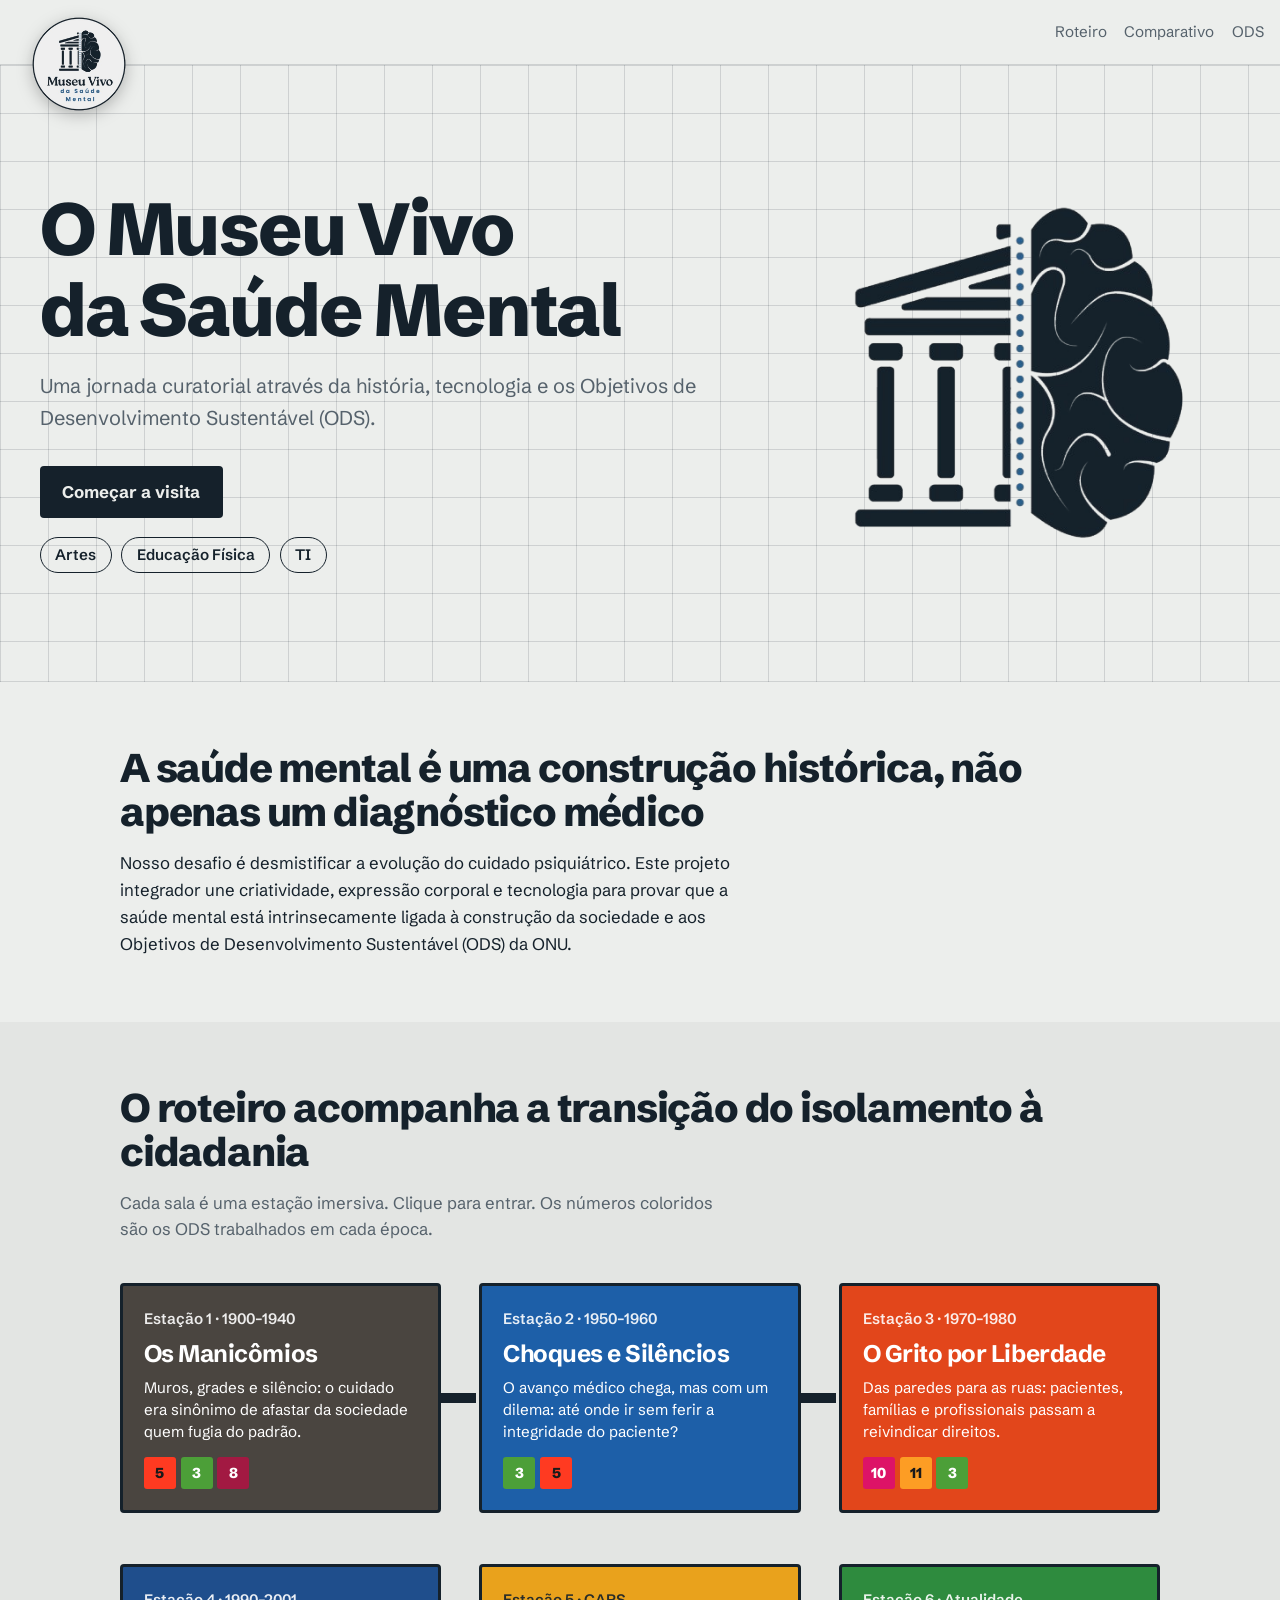
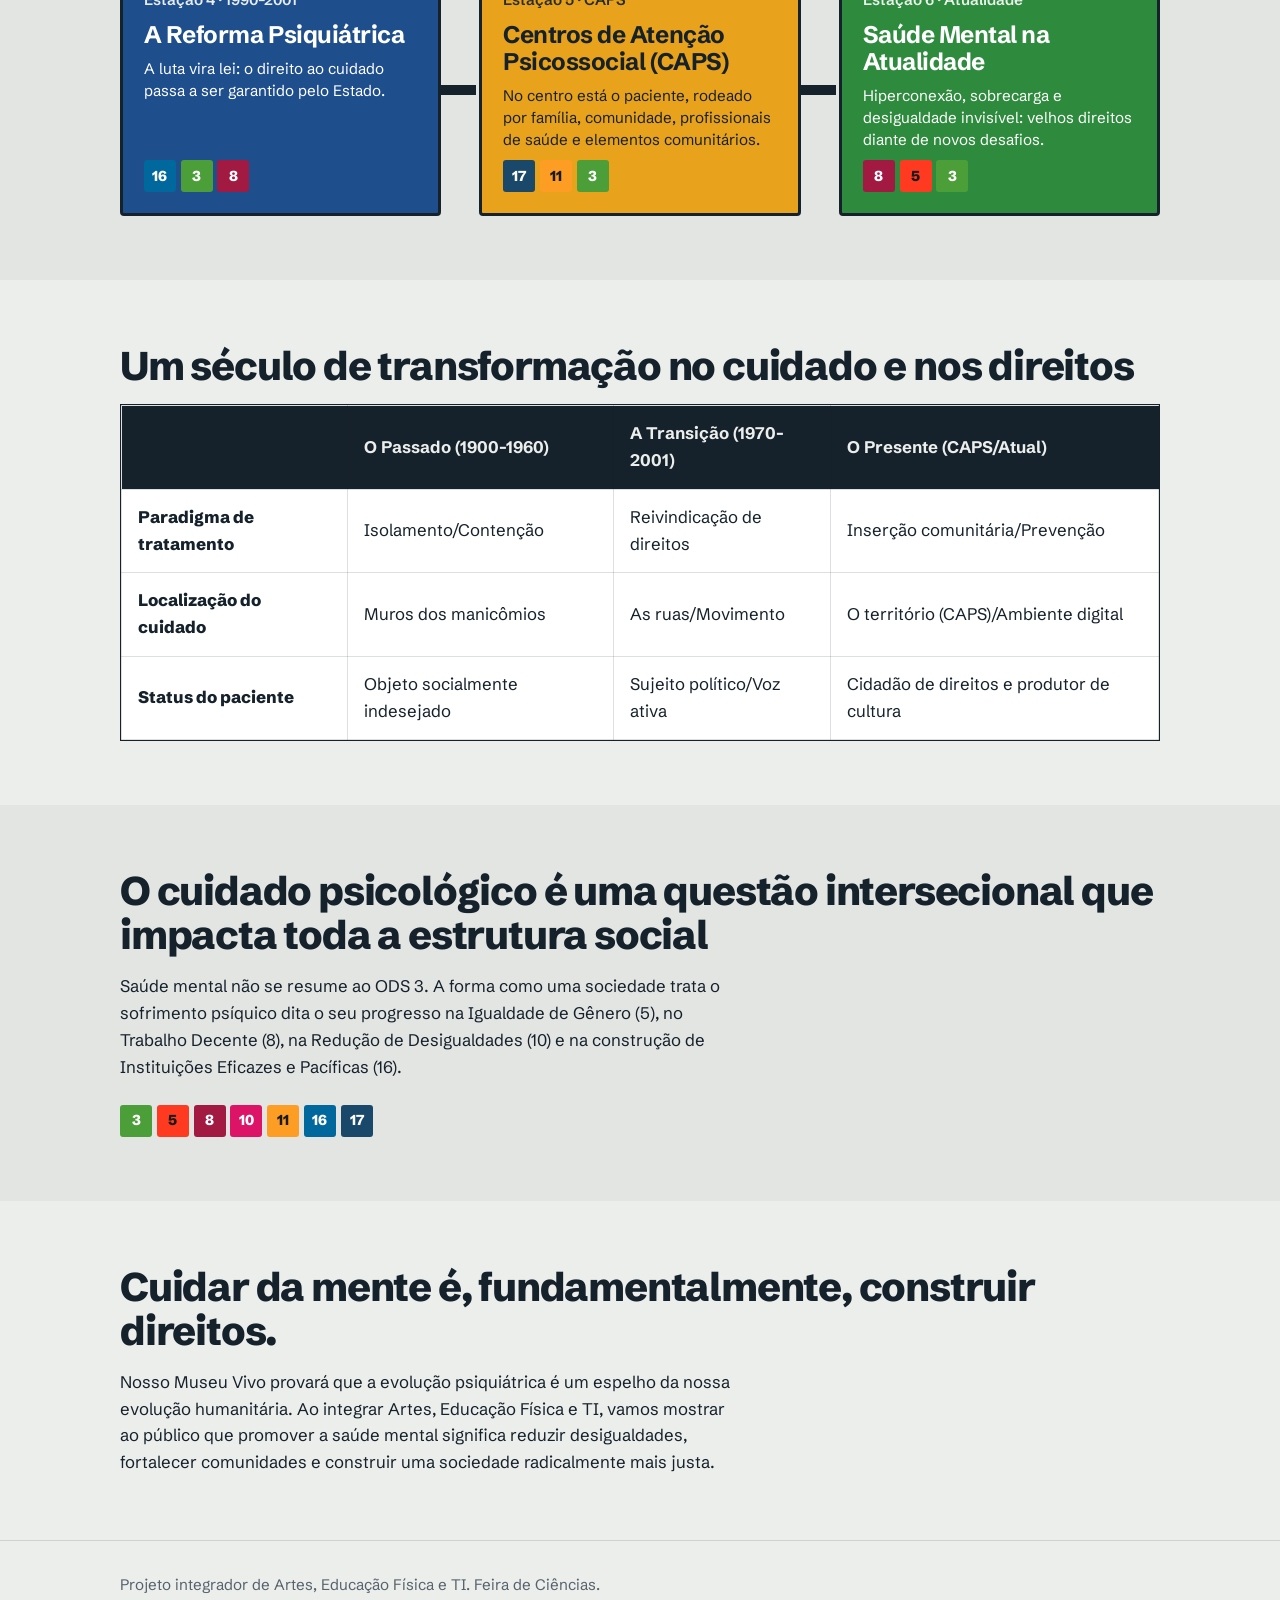
<file: MostraCientifica/index.html>
<!DOCTYPE html>
<html lang="pt-BR">

<head>
    <meta charset="utf-8">
    <meta name="viewport" content="width=device-width,initial-scale=1">
    <title>MVSM | Home</title>
    <link rel="icon" type="image/ico" href="assets/favicon.ico">
    <link rel="preconnect" href="https://fonts.googleapis.com">
    <link rel="preconnect" href="https://fonts.gstatic.com" crossorigin>
    <link href="https://fonts.googleapis.com/css2?family=Schibsted+Grotesk:wght@400;600;800&display=swap"
        rel="stylesheet">
    <link rel="icon" type="image/png" href="img/simbolo.png">
    <link rel="stylesheet" href="style.css">
</head>

<body>
    <header class="top">
        <div class="wrap"><a class="brand" href="index.html"
                aria-label="Museu Vivo da Saúde Mental, página inicial"><img src="assets/Logo1.png"
                    alt="Logo do Museu Vivo da Saúde Mental"></a>
            <nav><a href="index.html#roteiro">Roteiro</a><a href="index.html#comparativo">Comparativo</a><a
                    href="index.html#ods">ODS</a></nav>
        </div>
    </header>
    <main>
        <div class="hero">
            <div class="wrap hero-g">
                <div>
                    <h1>O Museu Vivo<br>da Saúde Mental</h1>
                    <p>Uma jornada curatorial através da história, tecnologia e os Objetivos de Desenvolvimento
                        Sustentável (ODS).</p><a class="btn" href="#roteiro">Começar a visita</a>
                    <div class="areas"><span>Artes</span><span>Educação Física</span><span>TI</span></div>
                </div><img class="hero-logo" src="assets/Logo2.png"
                    alt="Símbolo do museu: templo grego unido a um cérebro">
            </div>
        </div>
        <section>
            <div class="wrap rv">
                <h2>A saúde mental é uma construção histórica, não apenas um diagnóstico médico</h2>
                <p>Nosso desafio é desmistificar a evolução do cuidado psiquiátrico. Este projeto integrador une
                    criatividade, expressão corporal e tecnologia para provar que a saúde mental está intrinsecamente
                    ligada à construção da sociedade e aos Objetivos de Desenvolvimento Sustentável (ODS) da ONU.</p>
            </div>
        </section>
        <section id="roteiro" style="background:rgba(0,0,0,.04)">
            <div class="wrap">
                <h2>O roteiro acompanha a transição do isolamento à cidadania</h2>
                <p class="mut">Cada sala é uma estação imersiva. Clique para entrar. Os números coloridos são os ODS
                    trabalhados em cada época.</p>
                <div class="plan"><a class="room rv" style="--c:#4a4540" href="estacao1.html"><small>Estação 1 ·
                            1900–1940</small><b>Os Manicômios</b>
                        <p>Muros, grades e silêncio: o cuidado era sinônimo de afastar da sociedade quem fugia do
                            padrão.</p>
                        <div class="chips"><span class="ods o5" title="ODS 5">5</span><span class="ods o3"
                                title="ODS 3">3</span><span class="ods o8" title="ODS 8">8</span></div>
                    </a><a class="room rv" style="--c:#1d5fa8" href="estacao2.html"><small>Estação 2 ·
                            1950–1960</small><b>Choques e Silêncios</b>
                        <p>O avanço médico chega, mas com um dilema: até onde ir sem ferir a integridade do paciente?
                        </p>
                        <div class="chips"><span class="ods o3" title="ODS 3">3</span><span class="ods o5"
                                title="ODS 5">5</span></div>
                    </a><a class="room rv" style="--c:#e2461b" href="estacao3.html"><small>Estação 3 ·
                            1970–1980</small><b>O Grito por Liberdade</b>
                        <p>Das paredes para as ruas: pacientes, famílias e profissionais passam a reivindicar direitos.
                        </p>
                        <div class="chips"><span class="ods o10" title="ODS 10">10</span><span class="ods o11"
                                title="ODS 11">11</span><span class="ods o3" title="ODS 3">3</span></div>
                    </a><a class="room rv" style="--c:#1f4e8c" href="estacao4.html"><small>Estação 4 ·
                            1990–2001</small><b>A Reforma Psiquiátrica</b>
                        <p>A luta vira lei: o direito ao cuidado passa a ser garantido pelo Estado.</p>
                        <div class="chips"><span class="ods o16" title="ODS 16">16</span><span class="ods o3"
                                title="ODS 3">3</span><span class="ods o8" title="ODS 8">8</span></div>
                    </a><a class="room lt rv" style="--c:#e9a21c" href="estacao5.html"><small>Estação 5 ·
                            CAPS</small><b>Centros de Atenção Psicossocial (CAPS)</b>
                        <p>No centro está o paciente, rodeado por família, comunidade, profissionais de saúde e
                            elementos comunitários.</p>
                        <div class="chips"><span class="ods o17" title="ODS 17">17</span><span class="ods o11"
                                title="ODS 11">11</span><span class="ods o3" title="ODS 3">3</span></div>
                    </a><a class="room rv" style="--c:#2e8b3e" href="estacao6.html"><small>Estação 6 ·
                            Atualidade</small><b>Saúde Mental na Atualidade</b>
                        <p>Hiperconexão, sobrecarga e desigualdade invisível: velhos direitos diante de novos desafios.
                        </p>
                        <div class="chips"><span class="ods o8" title="ODS 8">8</span><span class="ods o5"
                                title="ODS 5">5</span><span class="ods o3" title="ODS 3">3</span></div>
                    </a></div>
            </div>
        </section>
        <section id="comparativo">
            <div class="wrap">
                <h2>Um século de transformação no cuidado e nos direitos</h2>
                <div class="tbl rv">
                    <table>
                        <tr>
                            <th></th>
                            <th>O Passado (1900-1960)</th>
                            <th>A Transição (1970-2001)</th>
                            <th>O Presente (CAPS/Atual)</th>
                        </tr>
                        <tr>
                            <td>Paradigma de tratamento</td>
                            <td>Isolamento/Contenção</td>
                            <td>Reivindicação de direitos</td>
                            <td>Inserção comunitária/Prevenção</td>
                        </tr>
                        <tr>
                            <td>Localização do cuidado</td>
                            <td>Muros dos manicômios</td>
                            <td>As ruas/Movimento</td>
                            <td>O território (CAPS)/Ambiente digital</td>
                        </tr>
                        <tr>
                            <td>Status do paciente</td>
                            <td>Objeto socialmente indesejado</td>
                            <td>Sujeito político/Voz ativa</td>
                            <td>Cidadão de direitos e produtor de cultura</td>
                        </tr>
                    </table>
                </div>
            </div>
        </section>
        <section id="ods" style="background:rgba(0,0,0,.04)">
            <div class="wrap">
                <h2>O cuidado psicológico é uma questão intersecional que impacta toda a estrutura social</h2>
                <p>Saúde mental não se resume ao ODS 3. A forma como uma sociedade trata o sofrimento psíquico dita o
                    seu progresso na Igualdade de Gênero (5), no Trabalho Decente (8), na Redução de Desigualdades (10)
                    e na construção de Instituições Eficazes e Pacíficas (16).</p>
                <div class="chips" style="margin-top:1.5rem"><span class="ods o3">3</span><span
                        class="ods o5">5</span><span class="ods o8">8</span><span class="ods o10">10</span><span
                        class="ods o11">11</span><span class="ods o16">16</span><span class="ods o17">17</span></div>
            </div>
        </section>
        <section>
            <div class="wrap rv">
                <h2>Cuidar da mente é, fundamentalmente, construir direitos.</h2>
                <p>Nosso Museu Vivo provará que a evolução psiquiátrica é um espelho da nossa evolução humanitária. Ao
                    integrar Artes, Educação Física e TI, vamos mostrar ao público que promover a saúde mental significa
                    reduzir desigualdades, fortalecer comunidades e construir uma sociedade radicalmente mais justa.</p>
            </div>
        </section>
    </main>
    <footer>
        <div class="wrap">Projeto integrador de Artes, Educação Física e TI. Feira de Ciências.</div>
    </footer>
    <script src="script.js"></script>
</body>

</html>
</file>
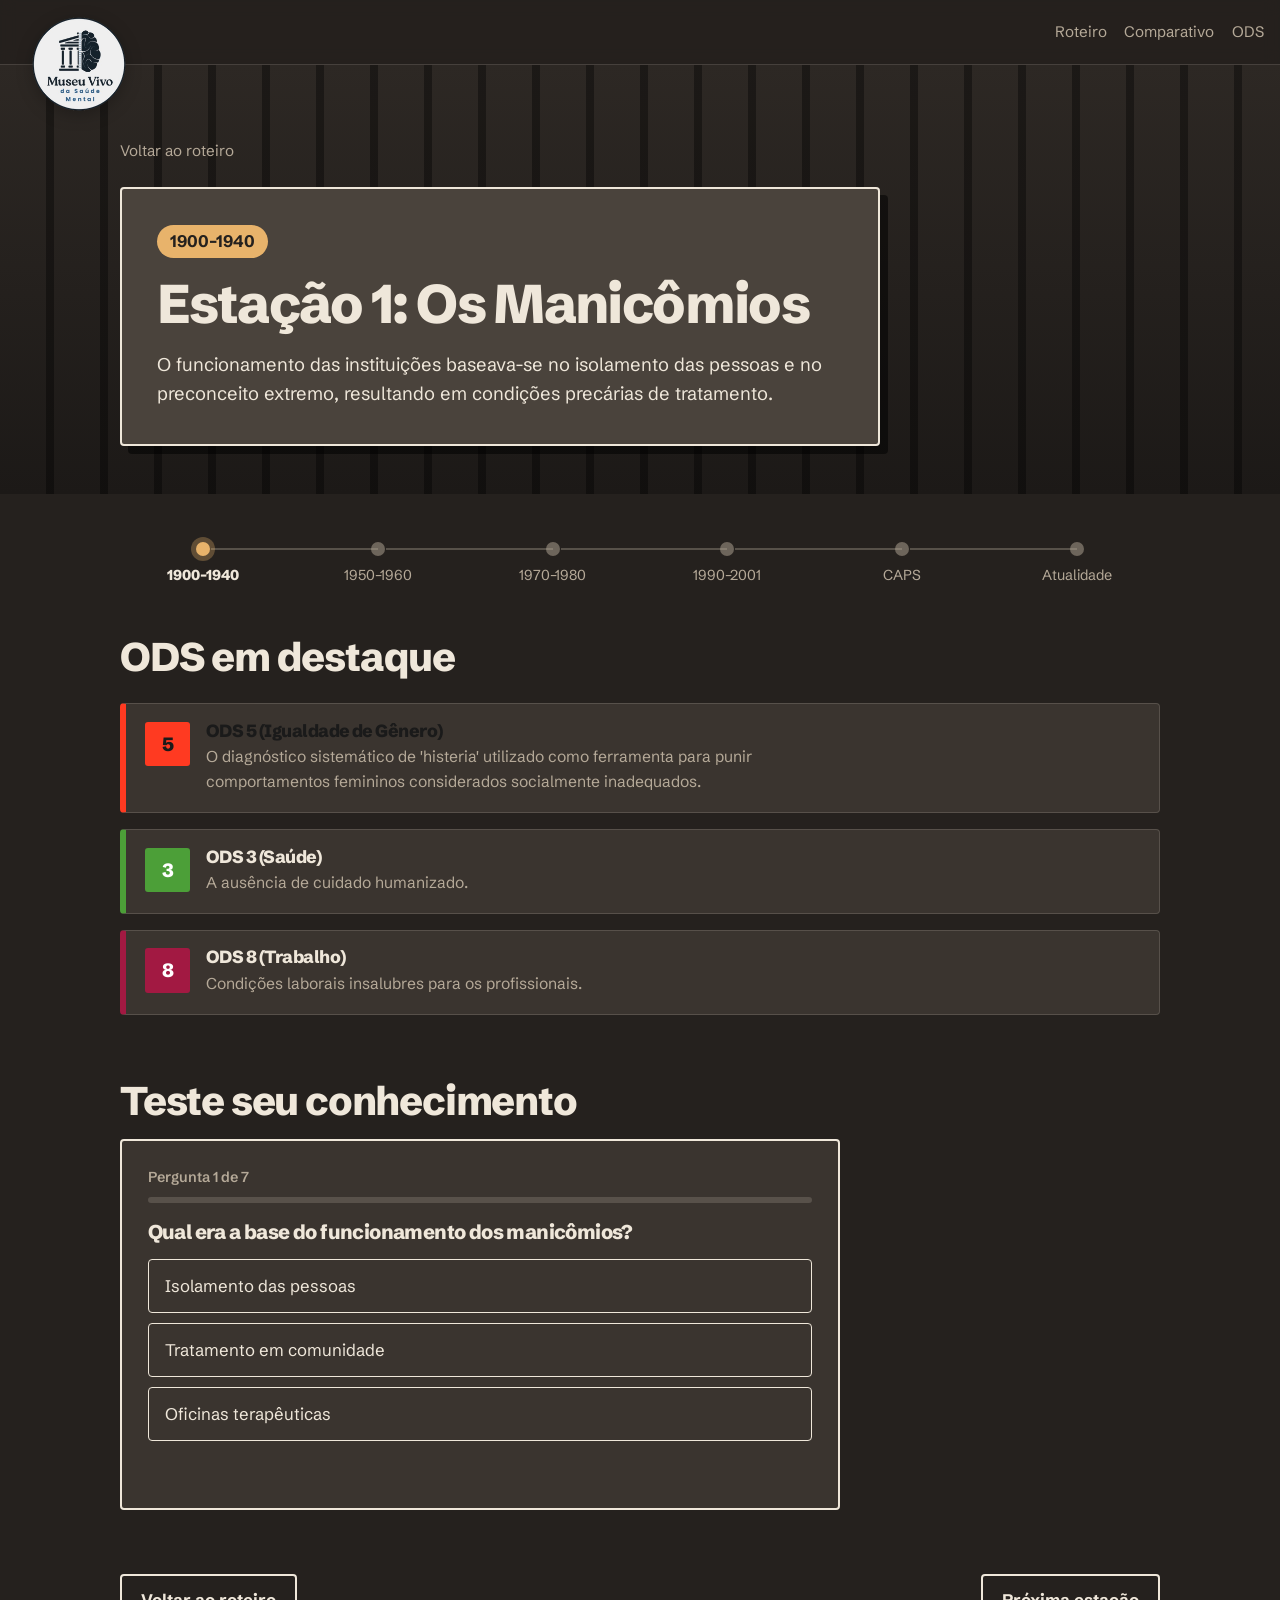
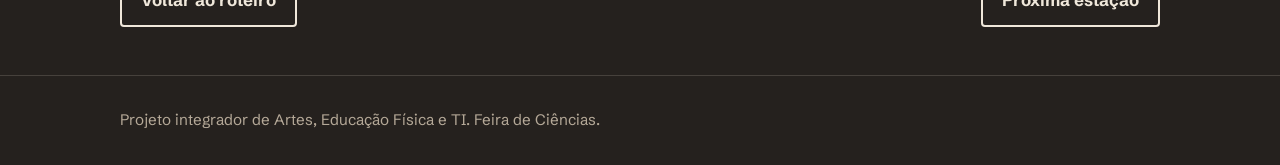
<file: MostraCientifica/Estacao1.html>
<!DOCTYPE html>
<html lang="pt-BR">

<head>
  <meta charset="utf-8">
  <meta name="viewport" content="width=device-width,initial-scale=1">
  <title>MVSM | Estação 1</title>
  <link rel="icon" type="image/ico" href="assets/favicon.ico">
  <link rel="preconnect" href="https://fonts.googleapis.com">
  <link rel="preconnect" href="https://fonts.gstatic.com" crossorigin>
  <link href="https://fonts.googleapis.com/css2?family=Schibsted+Grotesk:wght@400;600;800&display=swap"
    rel="stylesheet">
  <link rel="stylesheet" href="style.css">
</head>

<body data-s="1">
  <header class="top">
    <div class="wrap"><a class="brand" href="index.html"
                aria-label="Museu Vivo da Saúde Mental, página inicial"><img src="assets/Logo1.png"
                    alt="Logo do Museu Vivo da Saúde Mental"></a>
      <nav><a href="index.html#roteiro">Roteiro</a><a href="index.html#comparativo">Comparativo</a><a
          href="index.html#ods">ODS</a></nav>
    </div>
  </header>
  <main>
    <div class="st-hero">
      <div class="wrap"><a class="back" href="index.html#roteiro">Voltar ao roteiro</a>
        <div class="plate"><span class="yr">1900–1940</span>
          <h1>Estação 1: Os Manicômios</h1>
          <p>O funcionamento das instituições baseava-se no isolamento das pessoas e no preconceito extremo, resultando
            em condições precárias de tratamento.</p>
        </div>
      </div>
    </div>
    <section style="padding-top:1rem">
      <div class="wrap">
        <nav class="tl" aria-label="Linha do tempo"><a href="estacao1.html" class="on"
            aria-current="page">1900–1940</a><a href="estacao2.html">1950–1960</a><a
            href="estacao3.html">1970–1980</a><a href="estacao4.html">1990–2001</a><a href="estacao5.html">CAPS</a><a
            href="estacao6.html">Atualidade</a></nav>
        <h2>ODS em destaque</h2>
        <div class="odsl">
          <div class="card o5"><span class="ods o5">5</span>
            <div>
              <h3>ODS 5 (Igualdade de Gênero)</h3>
              <p>O diagnóstico sistemático de 'histeria' utilizado como ferramenta para punir comportamentos femininos
                considerados socialmente inadequados.</p>
            </div>
          </div>
          <div class="card o3"><span class="ods o3">3</span>
            <div>
              <h3>ODS 3 (Saúde)</h3>
              <p>A ausência de cuidado humanizado.</p>
            </div>
          </div>
          <div class="card o8"><span class="ods o8">8</span>
            <div>
              <h3>ODS 8 (Trabalho)</h3>
              <p>Condições laborais insalubres para os profissionais.</p>
            </div>
          </div>
        </div>
      </div>
    </section>
    <section style="padding-top:0">
      <div class="wrap">
        <h2>Teste seu conhecimento</h2>
        <div class="quiz" data-correct="1" data-exp="Isolamento e preconceito extremo definiam essas instituições.">
          <h3>Qual era a base do funcionamento dos manicômios?</h3><button>Tratamento em
            comunidade</button><button>Isolamento das pessoas</button><button>Oficinas terapêuticas</button>
          <p class="fb" aria-live="polite"></p>
        </div>
      </div>
    </section>
    <div class="wrap pn"><a href="index.html">Voltar ao roteiro</a><a href="estacao2.html">Próxima estação</a></div>
  </main>
  <footer>
    <div class="wrap">Projeto integrador de Artes, Educação Física e TI. Feira de Ciências.</div>
  </footer>
  <script src="script.js"></script>
</body>

</html>
</file>
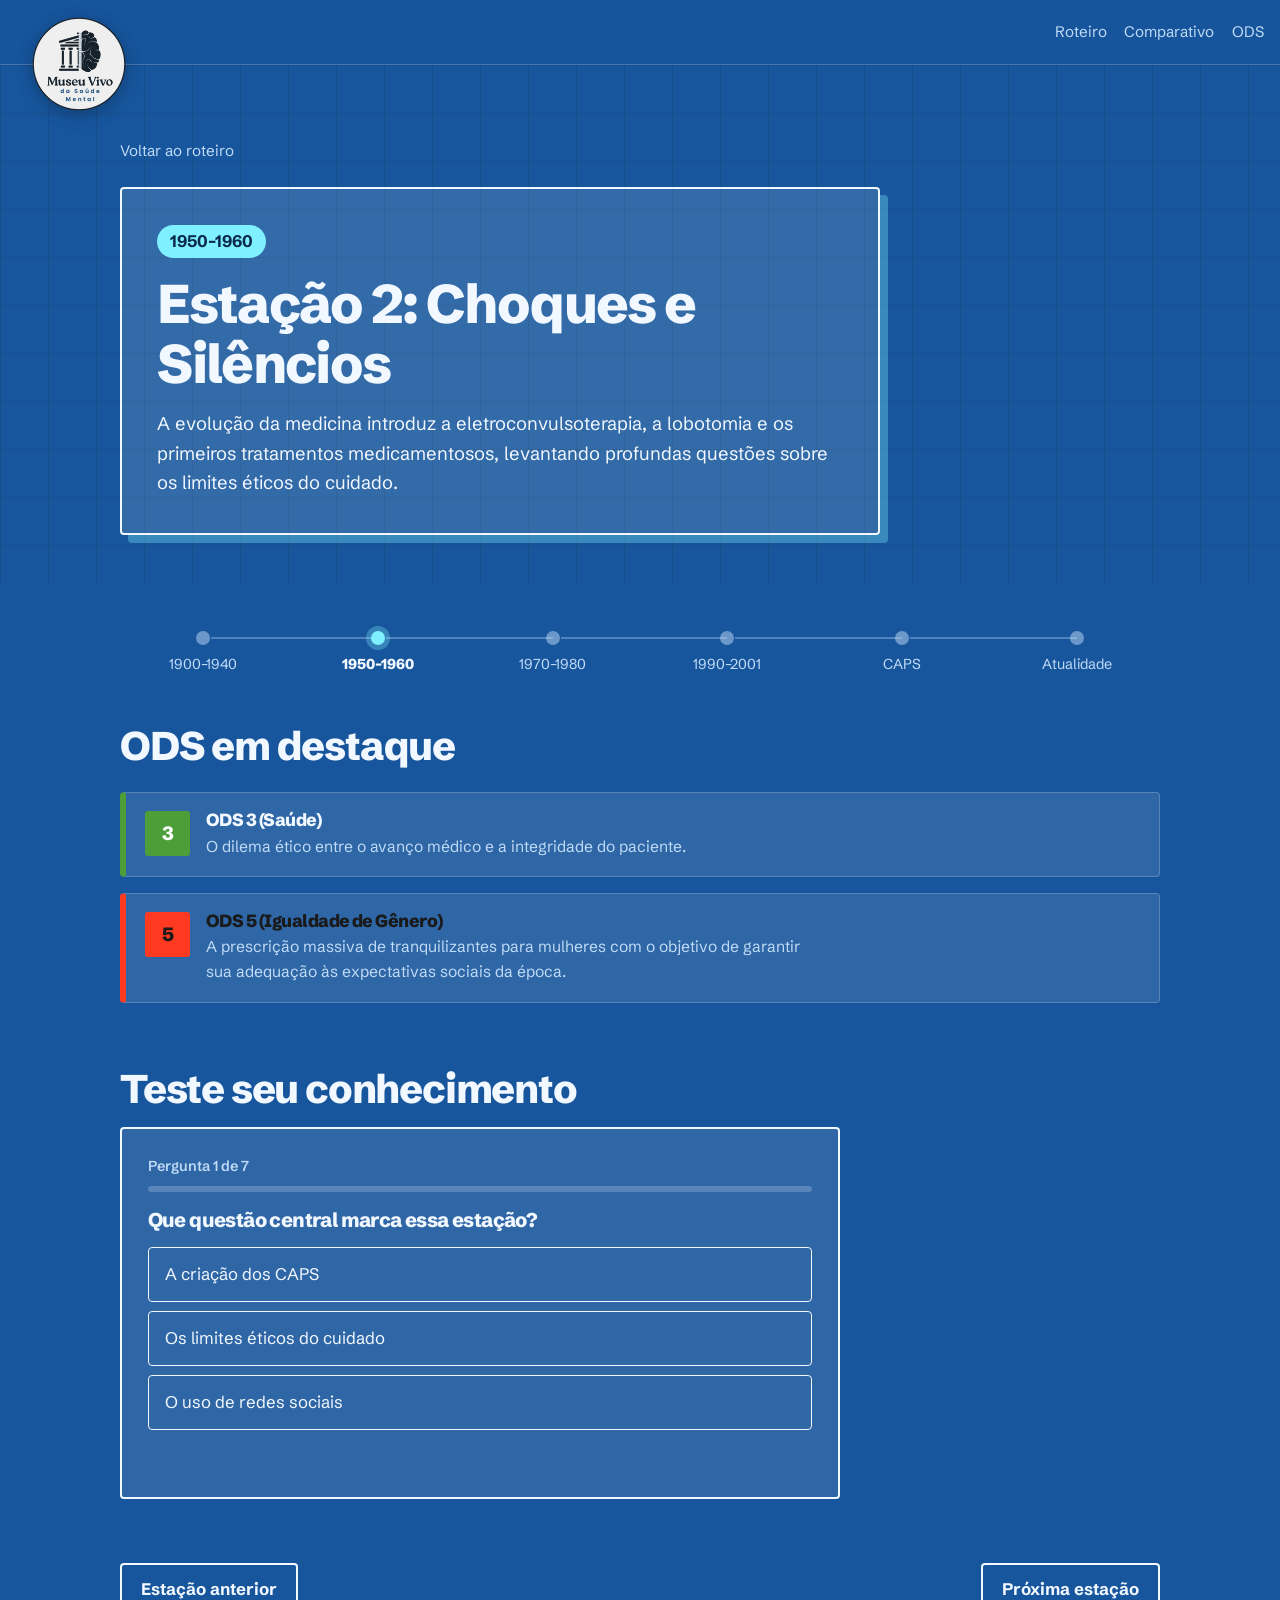
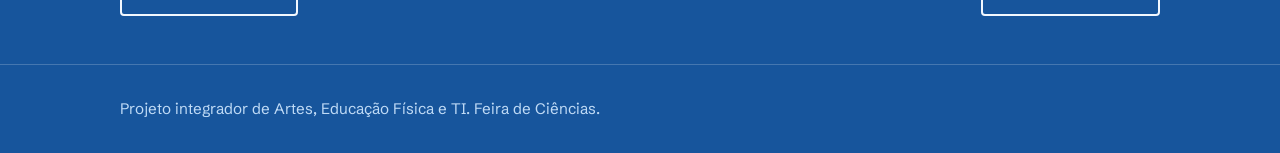
<file: MostraCientifica/Estacao2.html>
<!DOCTYPE html>
<html lang="pt-BR">

<head>
  <meta charset="utf-8">
  <meta name="viewport" content="width=device-width,initial-scale=1">
  <title>MVSM | Estação 2</title>
  <link rel="icon" type="image/ico" href="assets/favicon.ico">
  <link rel="preconnect" href="https://fonts.googleapis.com">
  <link rel="preconnect" href="https://fonts.gstatic.com" crossorigin>
  <link href="https://fonts.googleapis.com/css2?family=Schibsted+Grotesk:wght@400;600;800&display=swap"
    rel="stylesheet">
  <link rel="stylesheet" href="style.css">
</head>

<body data-s="2">
  <header class="top">
    <div class="wrap"><a class="brand" href="index.html"
                aria-label="Museu Vivo da Saúde Mental, página inicial"><img src="assets/Logo1.png"
                    alt="Logo do Museu Vivo da Saúde Mental"></a>
      <nav><a href="index.html#roteiro">Roteiro</a><a href="index.html#comparativo">Comparativo</a><a
          href="index.html#ods">ODS</a></nav>
    </div>
  </header>
  <main>
    <div class="st-hero">
      <div class="wrap"><a class="back" href="index.html#roteiro">Voltar ao roteiro</a>
        <div class="plate"><span class="yr">1950–1960</span>
          <h1>Estação 2: Choques e Silêncios</h1>
          <p>A evolução da medicina introduz a eletroconvulsoterapia, a lobotomia e os primeiros tratamentos
            medicamentosos, levantando profundas questões sobre os limites éticos do cuidado.</p>
        </div>
      </div>
    </div>
    <section style="padding-top:1rem">
      <div class="wrap">
        <nav class="tl" aria-label="Linha do tempo"><a href="estacao1.html">1900–1940</a><a href="estacao2.html"
            class="on" aria-current="page">1950–1960</a><a href="estacao3.html">1970–1980</a><a
            href="estacao4.html">1990–2001</a><a href="estacao5.html">CAPS</a><a href="estacao6.html">Atualidade</a>
        </nav>
        <h2>ODS em destaque</h2>
        <div class="odsl">
          <div class="card o3"><span class="ods o3">3</span>
            <div>
              <h3>ODS 3 (Saúde)</h3>
              <p>O dilema ético entre o avanço médico e a integridade do paciente.</p>
            </div>
          </div>
          <div class="card o5"><span class="ods o5">5</span>
            <div>
              <h3>ODS 5 (Igualdade de Gênero)</h3>
              <p>A prescrição massiva de tranquilizantes para mulheres com o objetivo de garantir sua adequação às
                expectativas sociais da época.</p>
            </div>
          </div>
        </div>
      </div>
    </section>
    <section style="padding-top:0">
      <div class="wrap">
        <h2>Teste seu conhecimento</h2>
        <div class="quiz" data-correct="0" data-exp="Novos tratamentos trouxeram debates éticos profundos.">
          <h3>Que questão central marca essa estação?</h3><button>Os limites éticos do cuidado</button><button>A criação
            dos CAPS</button><button>O uso de redes sociais</button>
          <p class="fb" aria-live="polite"></p>
        </div>
      </div>
    </section>
    <div class="wrap pn"><a href="estacao1.html">Estação anterior</a><a href="estacao3.html">Próxima estação</a></div>
  </main>
  <footer>
    <div class="wrap">Projeto integrador de Artes, Educação Física e TI. Feira de Ciências.</div>
  </footer>
  <script src="script.js"></script>
</body>

</html>
</file>
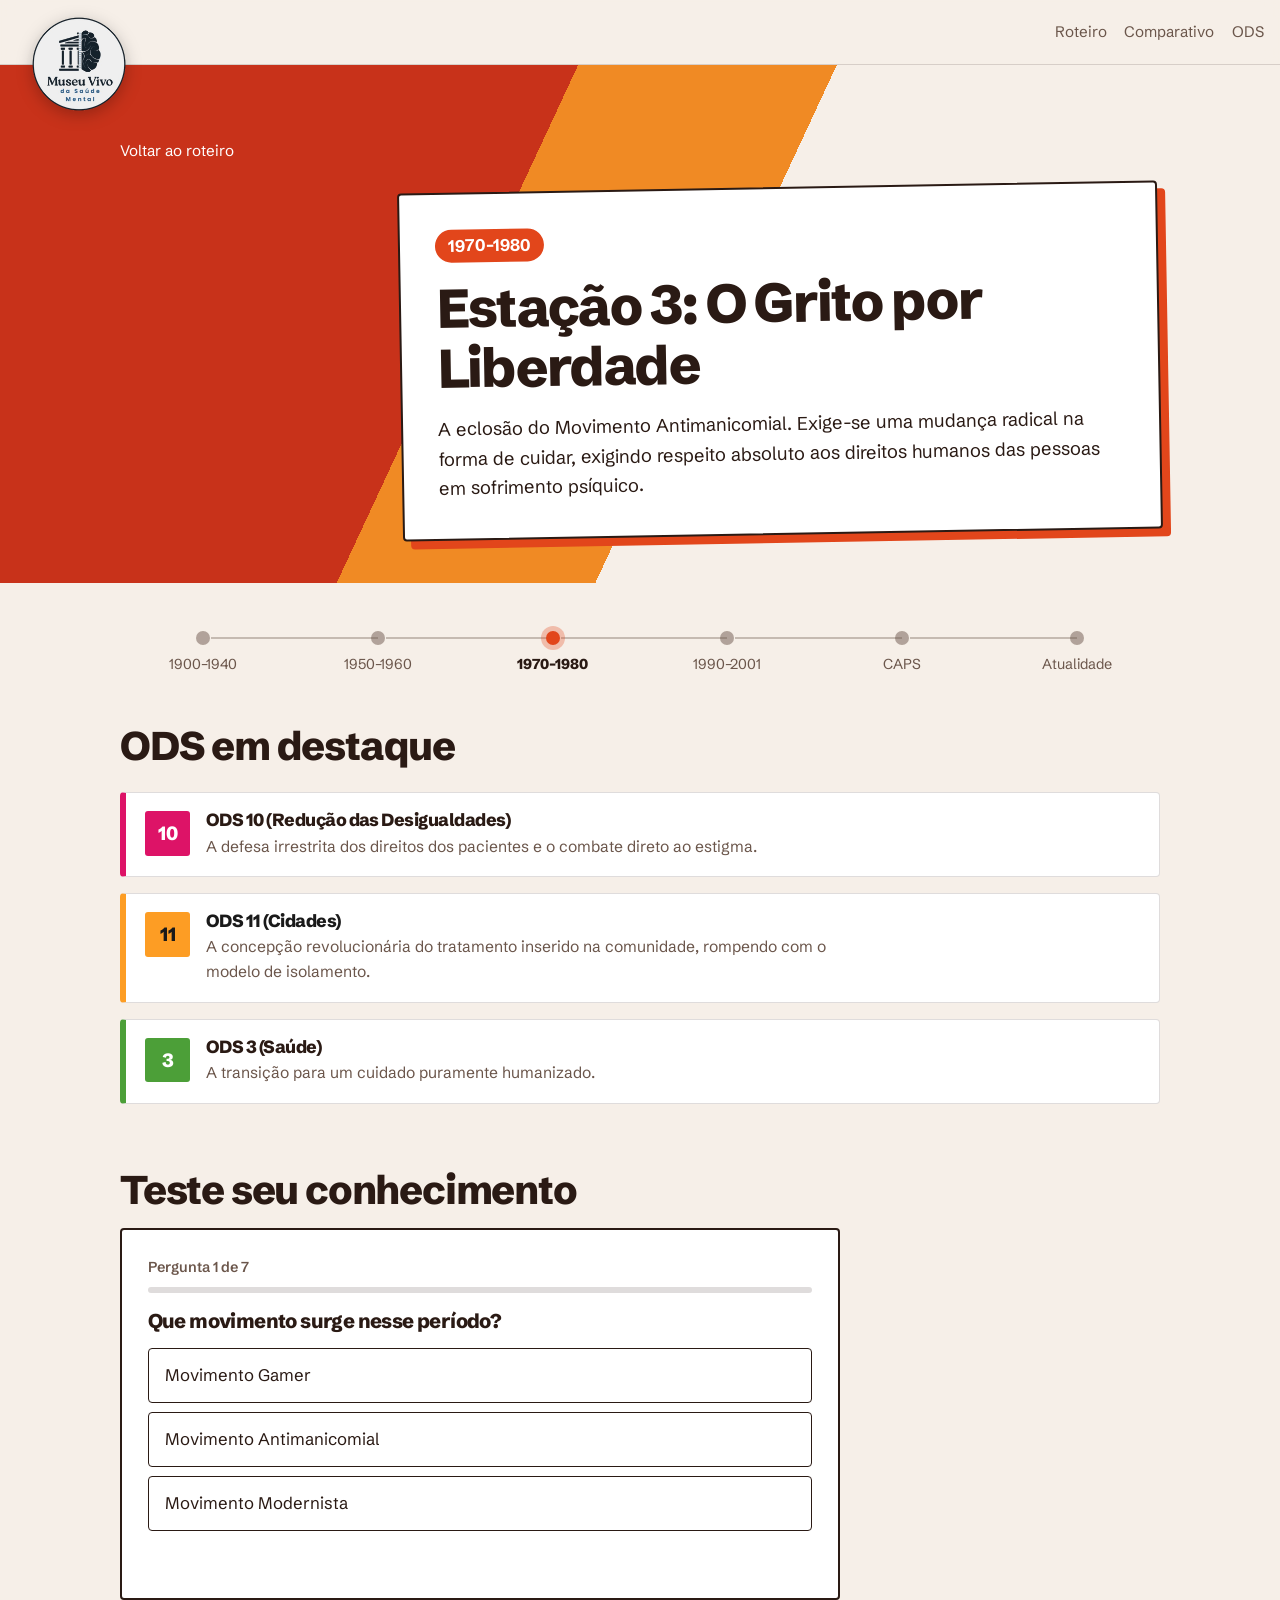
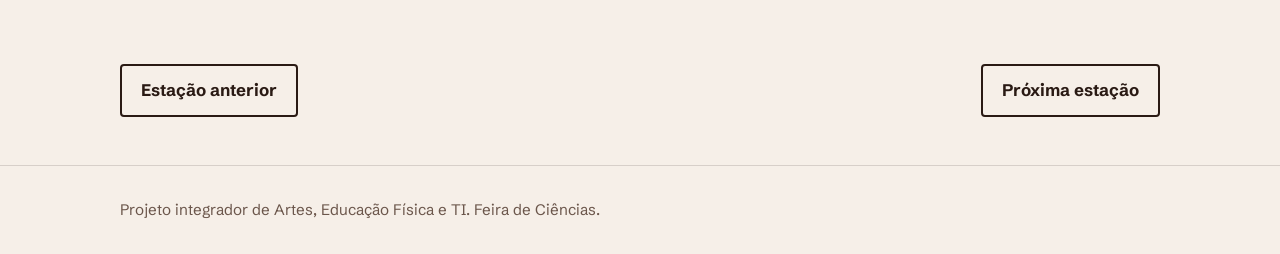
<file: MostraCientifica/Estacao3.html>
<!DOCTYPE html>
<html lang="pt-BR">

<head>
  <meta charset="utf-8">
  <meta name="viewport" content="width=device-width,initial-scale=1">
  <title>MVSM | Estação 3</title>
  <link rel="icon" type="image/ico" href="assets/favicon.ico">
  <link rel="preconnect" href="https://fonts.googleapis.com">
  <link rel="preconnect" href="https://fonts.gstatic.com" crossorigin>
  <link href="https://fonts.googleapis.com/css2?family=Schibsted+Grotesk:wght@400;600;800&display=swap"
    rel="stylesheet">
  <link rel="stylesheet" href="style.css">
</head>

<body data-s="3">
  <header class="top">
    <div class="wrap"><a class="brand" href="index.html"
                aria-label="Museu Vivo da Saúde Mental, página inicial"><img src="assets/Logo1.png"
                    alt="Logo do Museu Vivo da Saúde Mental"></a>
      <nav><a href="index.html#roteiro">Roteiro</a><a href="index.html#comparativo">Comparativo</a><a
          href="index.html#ods">ODS</a></nav>
    </div>
  </header>
  <main>
    <div class="st-hero">
      <div class="wrap"><a class="back" href="index.html#roteiro">Voltar ao roteiro</a>
        <div class="plate"><span class="yr">1970–1980</span>
          <h1>Estação 3: O Grito por Liberdade</h1>
          <p>A eclosão do Movimento Antimanicomial. Exige-se uma mudança radical na forma de cuidar, exigindo respeito
            absoluto aos direitos humanos das pessoas em sofrimento psíquico.</p>
        </div>
      </div>
    </div>
    <section style="padding-top:1rem">
      <div class="wrap">
        <nav class="tl" aria-label="Linha do tempo"><a href="estacao1.html">1900–1940</a><a
            href="estacao2.html">1950–1960</a><a href="estacao3.html" class="on" aria-current="page">1970–1980</a><a
            href="estacao4.html">1990–2001</a><a href="estacao5.html">CAPS</a><a href="estacao6.html">Atualidade</a>
        </nav>
        <h2>ODS em destaque</h2>
        <div class="odsl">
          <div class="card o10"><span class="ods o10">10</span>
            <div>
              <h3>ODS 10 (Redução das Desigualdades)</h3>
              <p>A defesa irrestrita dos direitos dos pacientes e o combate direto ao estigma.</p>
            </div>
          </div>
          <div class="card o11"><span class="ods o11">11</span>
            <div>
              <h3>ODS 11 (Cidades)</h3>
              <p>A concepção revolucionária do tratamento inserido na comunidade, rompendo com o modelo de isolamento.
              </p>
            </div>
          </div>
          <div class="card o3"><span class="ods o3">3</span>
            <div>
              <h3>ODS 3 (Saúde)</h3>
              <p>A transição para um cuidado puramente humanizado.</p>
            </div>
          </div>
        </div>
      </div>
    </section>
    <section style="padding-top:0">
      <div class="wrap">
        <h2>Teste seu conhecimento</h2>
        <div class="quiz" data-correct="0" data-exp="Ele exigiu respeito aos direitos humanos no cuidado psiquiátrico.">
          <h3>Que movimento surge nesse período?</h3><button>Movimento Antimanicomial</button><button>Movimento
            Modernista</button><button>Movimento Gamer</button>
          <p class="fb" aria-live="polite"></p>
        </div>
      </div>
    </section>
    <div class="wrap pn"><a href="estacao2.html">Estação anterior</a><a href="estacao4.html">Próxima estação</a></div>
  </main>
  <footer>
    <div class="wrap">Projeto integrador de Artes, Educação Física e TI. Feira de Ciências.</div>
  </footer>
  <script src="script.js"></script>
</body>

</html>
</file>
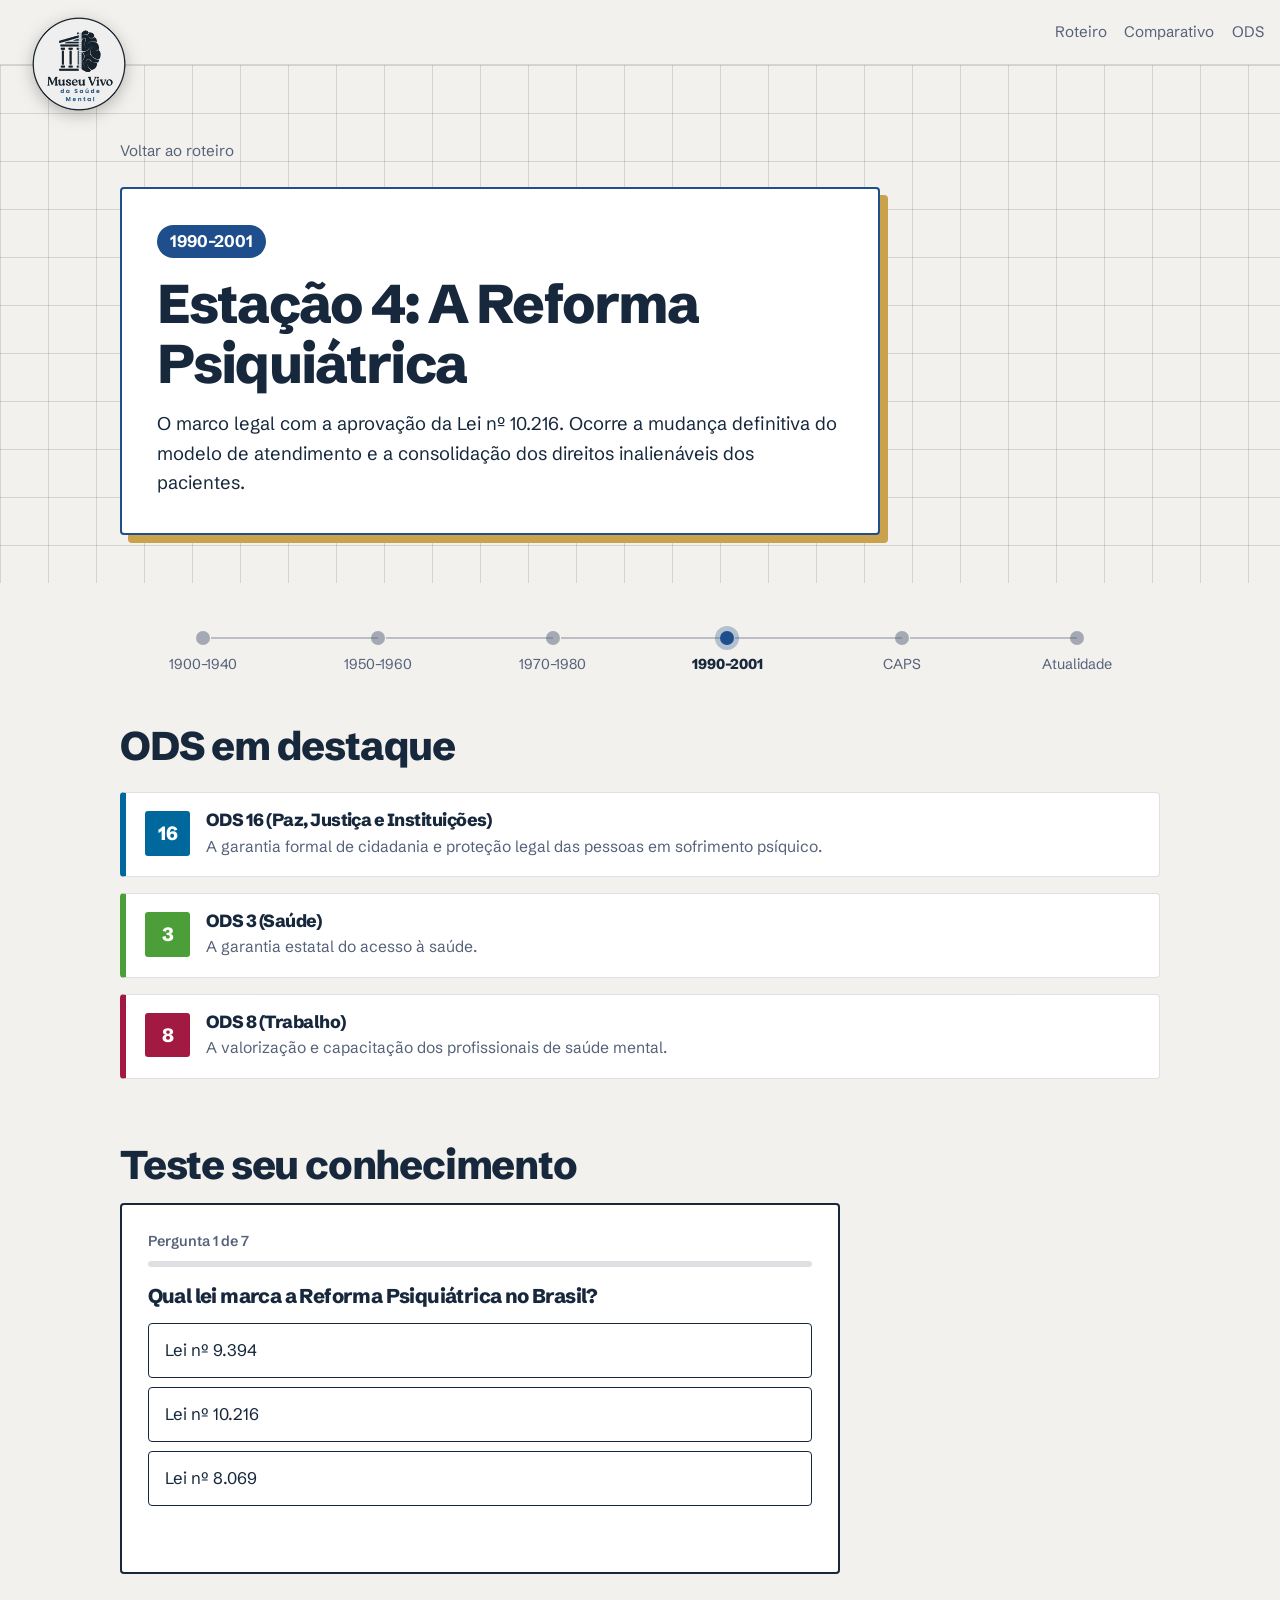
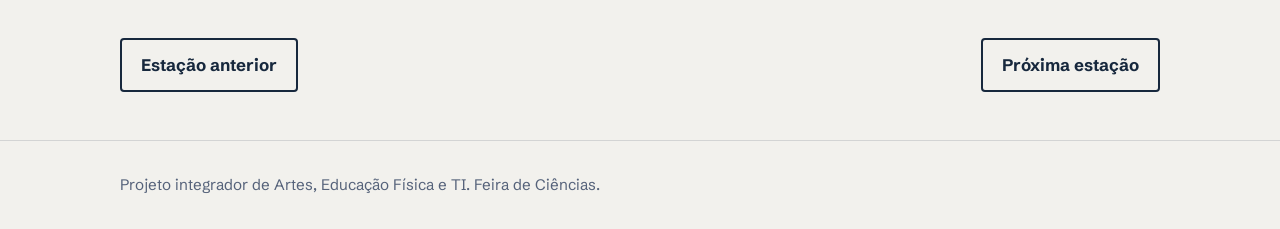
<file: MostraCientifica/Estacao4.html>
<!DOCTYPE html>
<html lang="pt-BR">

<head>
  <meta charset="utf-8">
  <meta name="viewport" content="width=device-width,initial-scale=1">
  <title>MVSM | Estação 4</title>
  <link rel="icon" type="image/ico" href="assets/favicon.ico">
  <link rel="preconnect" href="https://fonts.googleapis.com">
  <link rel="preconnect" href="https://fonts.gstatic.com" crossorigin>
  <link href="https://fonts.googleapis.com/css2?family=Schibsted+Grotesk:wght@400;600;800&display=swap"
    rel="stylesheet">
  <link rel="stylesheet" href="style.css">
</head>

<body data-s="4">
  <header class="top">
    <div class="wrap"><a class="brand" href="index.html"
                aria-label="Museu Vivo da Saúde Mental, página inicial"><img src="assets/Logo1.png"
                    alt="Logo do Museu Vivo da Saúde Mental"></a>
      <nav><a href="index.html#roteiro">Roteiro</a><a href="index.html#comparativo">Comparativo</a><a
          href="index.html#ods">ODS</a></nav>
    </div>
  </header>
  <main>
    <div class="st-hero">
      <div class="wrap"><a class="back" href="index.html#roteiro">Voltar ao roteiro</a>
        <div class="plate"><span class="yr">1990–2001</span>
          <h1>Estação 4: A Reforma Psiquiátrica</h1>
          <p>O marco legal com a aprovação da Lei nº 10.216. Ocorre a mudança definitiva do modelo de atendimento e a
            consolidação dos direitos inalienáveis dos pacientes.</p>
        </div>
      </div>
    </div>
    <section style="padding-top:1rem">
      <div class="wrap">
        <nav class="tl" aria-label="Linha do tempo"><a href="estacao1.html">1900–1940</a><a
            href="estacao2.html">1950–1960</a><a href="estacao3.html">1970–1980</a><a href="estacao4.html" class="on"
            aria-current="page">1990–2001</a><a href="estacao5.html">CAPS</a><a href="estacao6.html">Atualidade</a>
        </nav>
        <h2>ODS em destaque</h2>
        <div class="odsl">
          <div class="card o16"><span class="ods o16">16</span>
            <div>
              <h3>ODS 16 (Paz, Justiça e Instituições)</h3>
              <p>A garantia formal de cidadania e proteção legal das pessoas em sofrimento psíquico.</p>
            </div>
          </div>
          <div class="card o3"><span class="ods o3">3</span>
            <div>
              <h3>ODS 3 (Saúde)</h3>
              <p>A garantia estatal do acesso à saúde.</p>
            </div>
          </div>
          <div class="card o8"><span class="ods o8">8</span>
            <div>
              <h3>ODS 8 (Trabalho)</h3>
              <p>A valorização e capacitação dos profissionais de saúde mental.</p>
            </div>
          </div>
        </div>
      </div>
    </section>
    <section style="padding-top:0">
      <div class="wrap">
        <h2>Teste seu conhecimento</h2>
        <div class="quiz" data-correct="0" data-exp="A Lei nº 10.216 (2001) consolidou os direitos dos pacientes.">
          <h3>Qual lei marca a Reforma Psiquiátrica no Brasil?</h3><button>Lei nº 10.216</button><button>Lei nº
            8.069</button><button>Lei nº 9.394</button>
          <p class="fb" aria-live="polite"></p>
        </div>
      </div>
    </section>
    <div class="wrap pn"><a href="estacao3.html">Estação anterior</a><a href="estacao5.html">Próxima estação</a></div>
  </main>
  <footer>
    <div class="wrap">Projeto integrador de Artes, Educação Física e TI. Feira de Ciências.</div>
  </footer>
  <script src="script.js"></script>
</body>

</html>
</file>
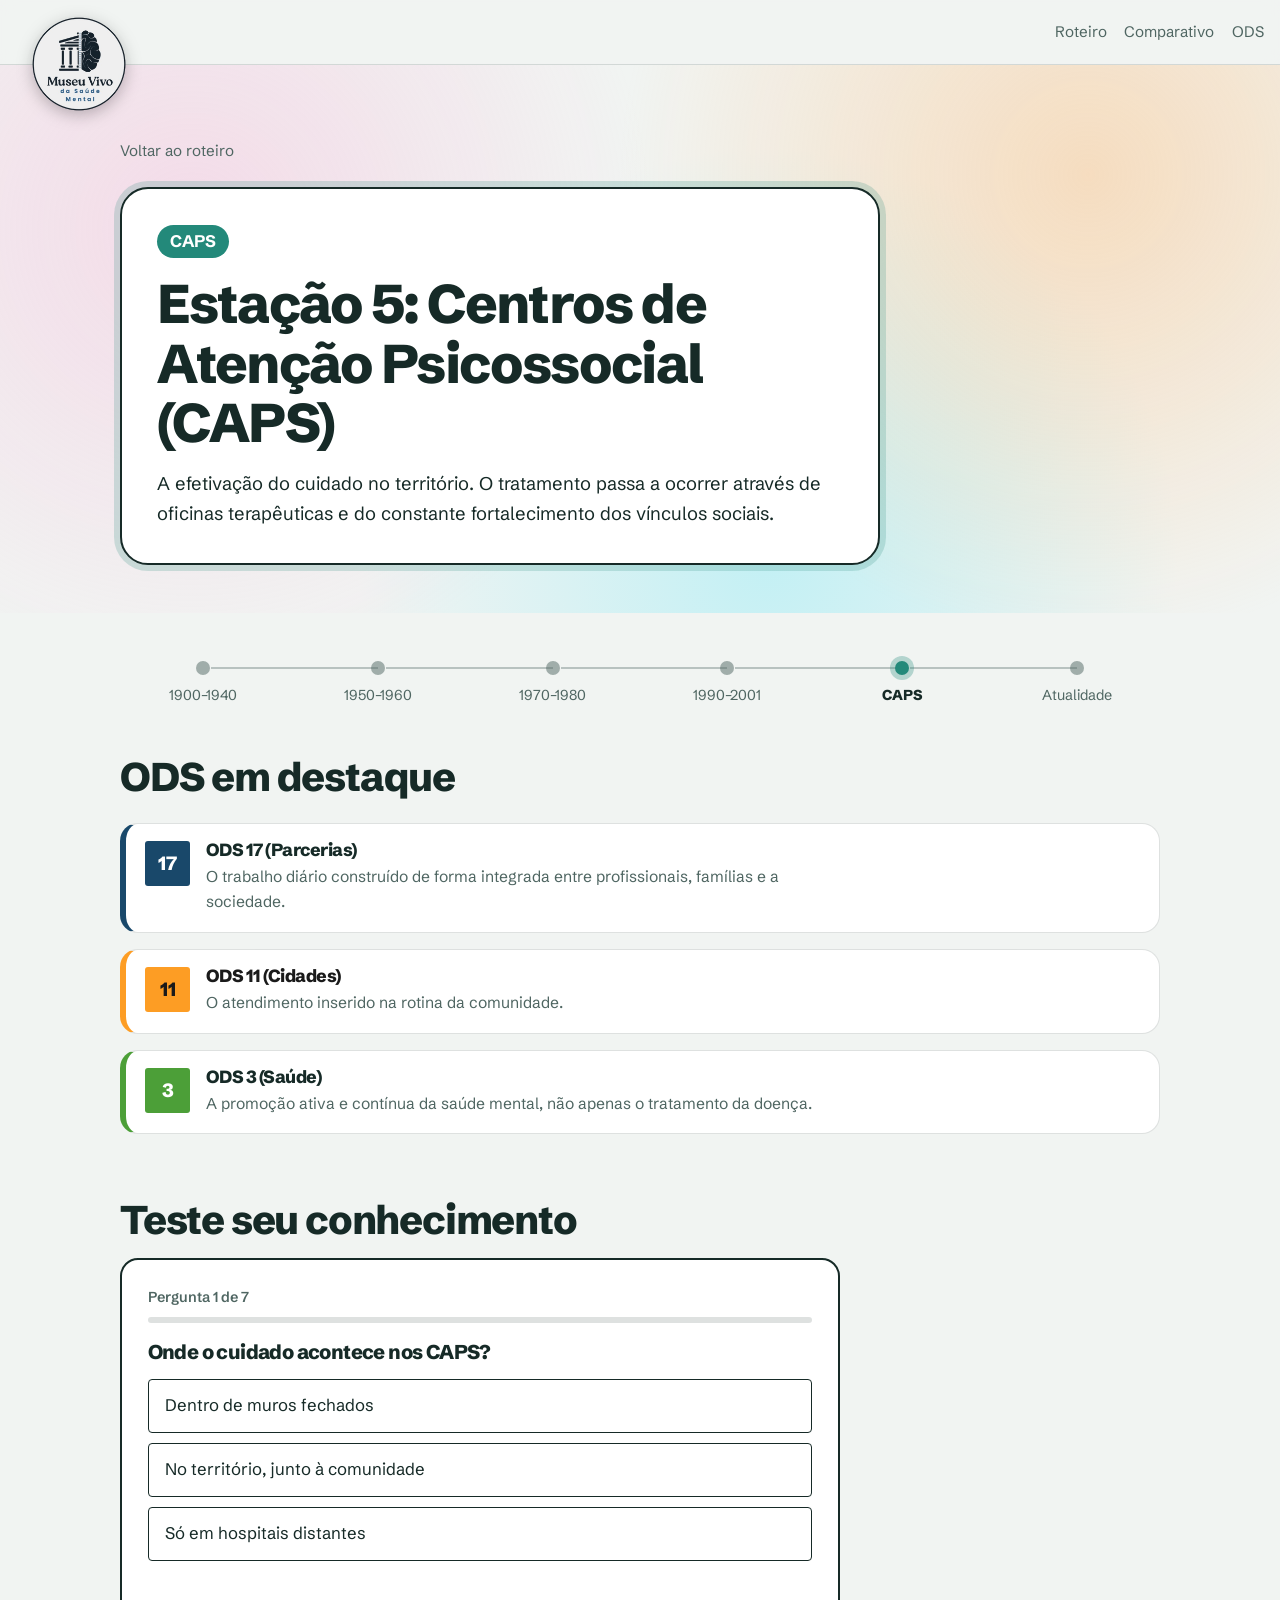
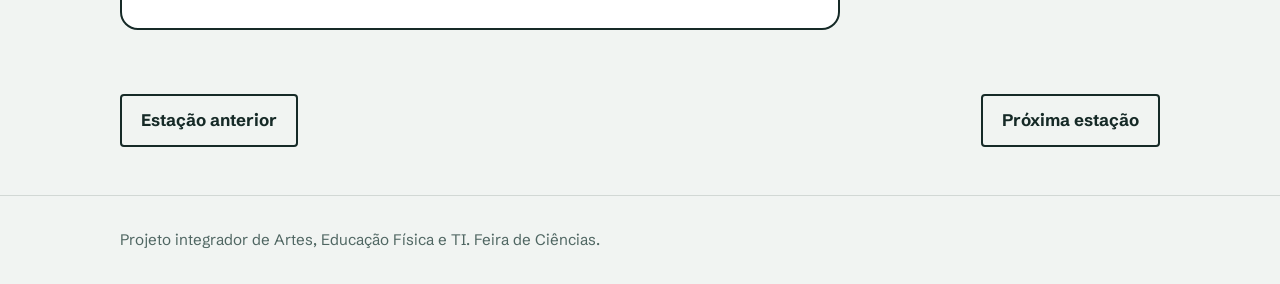
<file: MostraCientifica/Estacao5.html>
<!DOCTYPE html>
<html lang="pt-BR">

<head>
  <meta charset="utf-8">
  <meta name="viewport" content="width=device-width,initial-scale=1">
  <title>MVSM | Estação 5</title>
  <link rel="icon" type="image/ico" href="assets/favicon.ico">
  <link rel="preconnect" href="https://fonts.googleapis.com">
  <link rel="preconnect" href="https://fonts.gstatic.com" crossorigin>
  <link href="https://fonts.googleapis.com/css2?family=Schibsted+Grotesk:wght@400;600;800&display=swap"
    rel="stylesheet">
  <link rel="stylesheet" href="style.css">
</head>

<body data-s="5">
  <header class="top">
    <div class="wrap"><a class="brand" href="index.html"
                aria-label="Museu Vivo da Saúde Mental, página inicial"><img src="assets/Logo1.png"
                    alt="Logo do Museu Vivo da Saúde Mental"></a>
      <nav><a href="index.html#roteiro">Roteiro</a><a href="index.html#comparativo">Comparativo</a><a
          href="index.html#ods">ODS</a></nav>
    </div>
  </header>
  <main>
    <div class="st-hero">
      <div class="wrap"><a class="back" href="index.html#roteiro">Voltar ao roteiro</a>
        <div class="plate"><span class="yr">CAPS</span>
          <h1>Estação 5: Centros de Atenção Psicossocial (CAPS)</h1>
          <p>A efetivação do cuidado no território. O tratamento passa a ocorrer através de oficinas terapêuticas e do
            constante fortalecimento dos vínculos sociais.</p>
        </div>
      </div>
    </div>
    <section style="padding-top:1rem">
      <div class="wrap">
        <nav class="tl" aria-label="Linha do tempo"><a href="estacao1.html">1900–1940</a><a
            href="estacao2.html">1950–1960</a><a href="estacao3.html">1970–1980</a><a
            href="estacao4.html">1990–2001</a><a href="estacao5.html" class="on" aria-current="page">CAPS</a><a
            href="estacao6.html">Atualidade</a></nav>
        <h2>ODS em destaque</h2>
        <div class="odsl">
          <div class="card o17"><span class="ods o17">17</span>
            <div>
              <h3>ODS 17 (Parcerias)</h3>
              <p>O trabalho diário construído de forma integrada entre profissionais, famílias e a sociedade.</p>
            </div>
          </div>
          <div class="card o11"><span class="ods o11">11</span>
            <div>
              <h3>ODS 11 (Cidades)</h3>
              <p>O atendimento inserido na rotina da comunidade.</p>
            </div>
          </div>
          <div class="card o3"><span class="ods o3">3</span>
            <div>
              <h3>ODS 3 (Saúde)</h3>
              <p>A promoção ativa e contínua da saúde mental, não apenas o tratamento da doença.</p>
            </div>
          </div>
        </div>
      </div>
    </section>
    <section style="padding-top:0">
      <div class="wrap">
        <h2>Teste seu conhecimento</h2>
        <div class="quiz" data-correct="1" data-exp="O cuidado é feito no território, fortalecendo vínculos.">
          <h3>Onde o cuidado acontece nos CAPS?</h3><button>Dentro de muros fechados</button><button>No território,
            junto à comunidade</button><button>Só em hospitais distantes</button>
          <p class="fb" aria-live="polite"></p>
        </div>
      </div>
    </section>
    <div class="wrap pn"><a href="estacao4.html">Estação anterior</a><a href="estacao6.html">Próxima estação</a></div>
  </main>
  <footer>
    <div class="wrap">Projeto integrador de Artes, Educação Física e TI. Feira de Ciências.</div>
  </footer>
  <script src="script.js"></script>
</body>

</html>
</file>
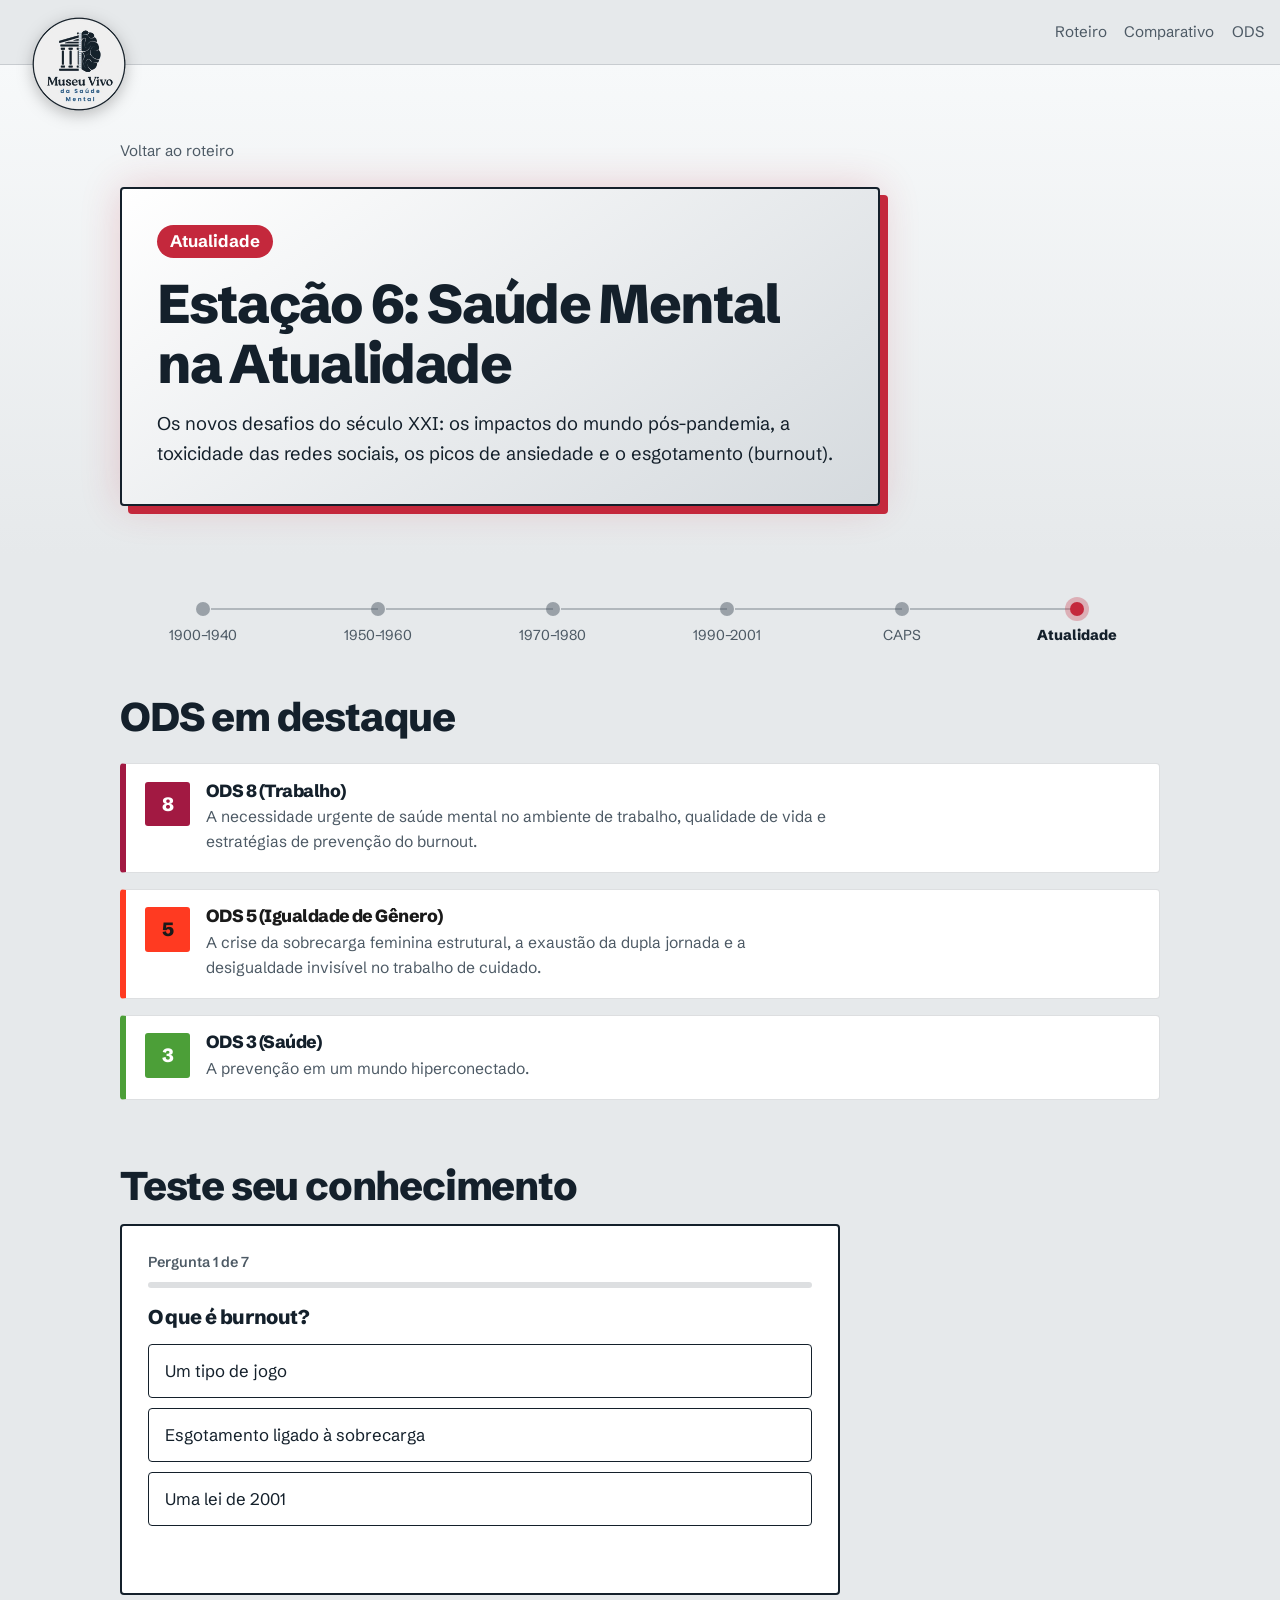
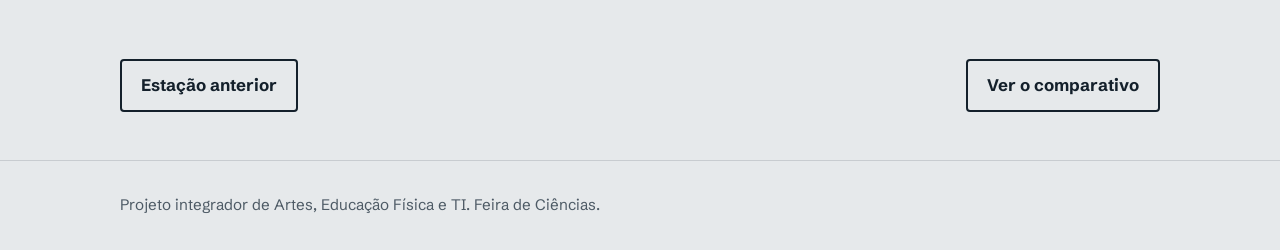
<file: MostraCientifica/Estacao6.html>
<!DOCTYPE html>
<html lang="pt-BR">

<head>
  <meta charset="utf-8">
  <meta name="viewport" content="width=device-width,initial-scale=1">
  <title>MVSM | Estação 6</title>
  <link rel="icon" type="image/ico" href="assets/favicon.ico">
  <link rel="preconnect" href="https://fonts.googleapis.com">
  <link rel="preconnect" href="https://fonts.gstatic.com" crossorigin>
  <link href="https://fonts.googleapis.com/css2?family=Schibsted+Grotesk:wght@400;600;800&display=swap"
    rel="stylesheet">
  <link rel="stylesheet" href="style.css">
</head>

<body data-s="6">
  <header class="top">
    <div class="wrap"><a class="brand" href="index.html"
                aria-label="Museu Vivo da Saúde Mental, página inicial"><img src="assets/Logo1.png"
                    alt="Logo do Museu Vivo da Saúde Mental"></a>
      <nav><a href="index.html#roteiro">Roteiro</a><a href="index.html#comparativo">Comparativo</a><a
          href="index.html#ods">ODS</a></nav>
    </div>
  </header>
  <main>
    <div class="st-hero">
      <div class="wrap"><a class="back" href="index.html#roteiro">Voltar ao roteiro</a>
        <div class="plate"><span class="yr">Atualidade</span>
          <h1>Estação 6: Saúde Mental na Atualidade</h1>
          <p>Os novos desafios do século XXI: os impactos do mundo pós-pandemia, a toxicidade das redes sociais, os
            picos de ansiedade e o esgotamento (burnout).</p>
        </div>
      </div>
    </div>
    <section style="padding-top:1rem">
      <div class="wrap">
        <nav class="tl" aria-label="Linha do tempo"><a href="estacao1.html">1900–1940</a><a
            href="estacao2.html">1950–1960</a><a href="estacao3.html">1970–1980</a><a
            href="estacao4.html">1990–2001</a><a href="estacao5.html">CAPS</a><a href="estacao6.html" class="on"
            aria-current="page">Atualidade</a></nav>
        <h2>ODS em destaque</h2>
        <div class="odsl">
          <div class="card o8"><span class="ods o8">8</span>
            <div>
              <h3>ODS 8 (Trabalho)</h3>
              <p>A necessidade urgente de saúde mental no ambiente de trabalho, qualidade de vida e estratégias de
                prevenção do burnout.</p>
            </div>
          </div>
          <div class="card o5"><span class="ods o5">5</span>
            <div>
              <h3>ODS 5 (Igualdade de Gênero)</h3>
              <p>A crise da sobrecarga feminina estrutural, a exaustão da dupla jornada e a desigualdade invisível no
                trabalho de cuidado.</p>
            </div>
          </div>
          <div class="card o3"><span class="ods o3">3</span>
            <div>
              <h3>ODS 3 (Saúde)</h3>
              <p>A prevenção em um mundo hiperconectado.</p>
            </div>
          </div>
        </div>
      </div>
    </section>
    <section style="padding-top:0">
      <div class="wrap">
        <h2>Teste seu conhecimento</h2>
        <div class="quiz" data-correct="1" data-exp="É o esgotamento, muito ligado ao trabalho e à sobrecarga.">
          <h3>O que é burnout?</h3><button>Um tipo de jogo</button><button>Esgotamento ligado à
            sobrecarga</button><button>Uma lei de 2001</button>
          <p class="fb" aria-live="polite"></p>
        </div>
      </div>
    </section>
    <div class="wrap pn"><a href="estacao5.html">Estação anterior</a><a href="index.html#comparativo">Ver o
        comparativo</a></div>
  </main>
  <footer>
    <div class="wrap">Projeto integrador de Artes, Educação Física e TI. Feira de Ciências.</div>
  </footer>
  <script src="script.js"></script>
</body>

</html>
</file>
<file: MostraCientifica/style.css>
:root {
	--bg: #eceeec;
	--ink: #15212b;
	--mut: #56626c;
	--ac: #2d5f8b;
	--pn: #fff;
	--ln: rgba(21, 33, 43, .14);
	--r: 4px;
	--f: 'Schibsted Grotesk', system-ui, -apple-system, 'Segoe UI', sans-serif;
	--grid: linear-gradient(var(--ln) 1px, transparent 1px) 0 0/48px 48px, linear-gradient(90deg, var(--ln) 1px, transparent 1px) 0 0/48px 48px
}

* {
	box-sizing: border-box;
	margin: 0
}

html {
	scroll-behavior: smooth
}

body {
	font-family: var(--f);
	background: var(--bg);
	color: var(--ink);
	line-height: 1.6;
	font-size: 1.05rem;
	min-height: 100vh
}

a {
	color: inherit
}

:focus-visible {
	outline: 3px solid var(--ac);
	outline-offset: 3px
}

.wrap {
	max-width: 1080px;
	margin: 0 auto;
	padding: 0 1.25rem
}

header.top {
	position: sticky;
	top: 0;
	z-index: 10;
	background: color-mix(in srgb, var(--bg) 92%, transparent);
	backdrop-filter: blur(8px);
	border-bottom: 1px solid var(--ln)
}

header.top .wrap {
	display: flex;
	justify-content: space-between;
	align-items: center;
	gap: 1rem;
	padding-top: .7rem;
	padding-bottom: .7rem;
	flex-wrap: wrap
}

.brand {
	font-weight: 800;
	text-decoration: none;
	letter-spacing: -.02em
}

header nav {
	display: flex;
	gap: 1.1rem;
	font-size: .95rem
}

header nav a {
	text-decoration: none;
	color: var(--mut)
}

header nav a:hover {
	color: var(--ink)
}

h1,
h2,
h3 {
	line-height: 1.1;
	letter-spacing: -.03em;
	font-weight: 800
}

h1 {
	font-size: clamp(2.4rem, 7vw, 4.6rem)
}

h2 {
	font-size: clamp(1.7rem, 4vw, 2.5rem);
	margin-bottom: 1rem
}

section {
	padding: 4rem 0
}

p {
	max-width: 62ch
}

.mut {
	color: var(--mut)
}

.hero {
	background: var(--grid), var(--bg);
	padding: 6rem 0 5rem;
	border-bottom: 1px solid var(--ln)
}

.hero p {
	font-size: 1.25rem;
	margin: 1.2rem 0 2rem;
	color: var(--mut)
}

.btn {
	display: inline-block;
	background: var(--ink);
	color: var(--bg);
	padding: .8rem 1.4rem;
	border-radius: var(--r);
	text-decoration: none;
	font-weight: 700
}

.btn:hover {
	background: var(--ac)
}

.areas {
	display: flex;
	gap: .6rem;
	flex-wrap: wrap;
	margin-top: 1.2rem
}

.areas span {
	border: 1.5px solid var(--ink);
	padding: .3rem .9rem;
	border-radius: 99px;
	font-weight: 600;
	font-size: .95rem
}

/* corredor */
.plan {
	position: relative;
	display: grid;
	grid-template-columns: repeat(3, 1fr);
	gap: 3.2rem 2.4rem;
	margin-top: 2.5rem
}

.plan:before {
	content: "";
	position: absolute;
	left: 8%;
	right: 8%;
	top: 50%;
	height: 10px;
	background: var(--ink);
	opacity: .15;
	z-index: 0;
	display: none
}

.room {
	position: relative;
	display: flex;
	flex-direction: column;
	gap: .6rem;
	padding: 1.3rem;
	text-decoration: none;
	color: #fff;
	background: var(--c);
	border: 3px solid var(--ink);
	border-radius: var(--r);
	min-height: 230px;
	transition: transform .2s, box-shadow .2s
}

.room:hover {
	transform: translateY(-4px);
	box-shadow: 6px 6px 0 var(--ink)
}

.room b {
	font-size: 1.5rem;
	line-height: 1.1;
	letter-spacing: -.02em
}

.room small {
	font-size: .95rem;
	opacity: .9;
	font-weight: 600
}

.room p {
	font-size: .95rem;
	line-height: 1.45
}

.room.lt {
	color: var(--ink)
}

.room:not(:nth-child(3n)):after {
	content: "";
	position: absolute;
	right: -2.4rem;
	top: 50%;
	width: 2.4rem;
	height: 10px;
	background: var(--ink);
	transform: translateY(-50%)
}

.chips {
	display: flex;
	gap: .3rem;
	margin-top: auto;
	flex-wrap: wrap
}

.ods {
	display: inline-grid;
	place-items: center;
	min-width: 2rem;
	height: 2rem;
	padding: 0 .4rem;
	border-radius: 3px;
	font-weight: 800;
	font-size: .9rem;
	color: #fff;
	background: var(--o)
}

.o3 {
	--o: #4c9f38
}

.o4 {
	--o: #c5192d
}

.o5 {
	--o: #ff3a21
}

.o8 {
	--o: #a21942
}

.o10 {
	--o: #dd1367
}

.o11 {
	--o: #fd9d24
}

.o16 {
	--o: #00689d
}

.o17 {
	--o: #19486a
}

.o11,
.o5 {
	color: #1a1a1a
}

.tbl {
	overflow-x: auto;
	border: 1px solid var(--ink);
	background: var(--pn)
}

table {
	border-collapse: collapse;
	width: 100%;
	min-width: 620px
}

th,
td {
	padding: .9rem 1rem;
	text-align: left;
	border: 1px solid var(--ln)
}

th {
	background: var(--ink);
	color: var(--bg)
}

td:first-child {
	font-weight: 800
}

.cols {
	display: grid;
	grid-template-columns: repeat(auto-fit, minmax(240px, 1fr));
	gap: 1.5rem
}

.cols>div {
	border-top: 4px solid var(--ink);
	padding-top: .8rem
}

.cols h3 {
	font-size: 1.25rem;
	margin-bottom: .4rem
}

footer {
	border-top: 1px solid var(--ln);
	padding: 2rem 0;
	color: var(--mut);
	font-size: .95rem
}

/* estacao */
.st-hero {
	padding: 4.5rem 0 3rem;
	position: relative
}

.back {
	color: var(--mut);
	font-size: .95rem;
	text-decoration: none;
	display: inline-block;
	margin-bottom: 1.5rem
}

.plate {
	background: var(--pn);
	border: 2px solid var(--ink);
	border-radius: var(--r);
	padding: 2.2rem;
	max-width: 760px;
	box-shadow: 8px 8px 0 var(--ac)
}

.plate .yr {
	display: inline-block;
	background: var(--ac);
	color: var(--ac-t, #fff);
	padding: .2rem .8rem;
	border-radius: 99px;
	font-weight: 700;
	margin-bottom: 1rem
}

.plate h1 {
	font-size: clamp(2rem, 5.5vw, 3.4rem);
	margin-bottom: 1rem
}

.plate p {
	font-size: 1.15rem
}

.odsl {
	display: grid;
	gap: 1rem;
	margin-top: 1.5rem
}

.card {
	display: grid;
	grid-template-columns: auto 1fr;
	gap: 1rem;
	background: var(--pn);
	border: 1px solid var(--ln);
	border-left: 6px solid var(--o);
	padding: 1.1rem 1.2rem;
	border-radius: var(--r)
}

.card .ods {
	width: 2.8rem;
	height: 2.8rem;
	font-size: 1.2rem
}

.card h3 {
	font-size: 1.1rem;
	margin-bottom: .2rem
}

.card p {
	font-size: .98rem;
	color: var(--mut)
}

.quiz {
	background: var(--pn);
	border: 2px solid var(--ink);
	padding: 1.6rem;
	border-radius: var(--r);
	max-width: 720px
}

.quiz h3 {
	margin-bottom: 1rem;
	font-size: 1.25rem
}

.quiz button {
	display: block;
	width: 100%;
	text-align: left;
	font: inherit;
	color: inherit;
	background: transparent;
	border: 1.5px solid var(--ink);
	padding: .8rem 1rem;
	margin-top: .6rem;
	border-radius: var(--r);
	cursor: pointer
}

.quiz button:hover:not(:disabled) {
	background: var(--ac);
	color: var(--ac-t, #fff)
}

.quiz button.ok {
	background: #2f8f46;
	color: #fff;
	border-color: #2f8f46
}

.quiz button.no {
	background: #b3261e;
	color: #fff;
	border-color: #b3261e
}

.quiz .fb {
	margin-top: 1rem;
	font-weight: 700;
	min-height: 1.5em
}

.tl {
	display: flex;
	justify-content: space-between;
	gap: .5rem;
	margin: 1rem 0 2rem;
	overflow-x: auto;
	padding: 1rem 0;
	position: relative
}

.tl a {
	flex: 1;
	min-width: 84px;
	text-align: center;
	text-decoration: none;
	font-size: .9rem;
	color: var(--mut);
	position: relative;
	padding-top: 1.4rem
}

.tl a:before {
	content: "";
	position: absolute;
	top: 0;
	left: 50%;
	width: 14px;
	height: 14px;
	margin-left: -7px;
	border-radius: 50%;
	background: var(--mut);
	opacity: .5
}

.tl a:after {
	content: "";
	position: absolute;
	top: 6px;
	left: -50%;
	width: 100%;
	height: 2px;
	background: var(--mut);
	opacity: .35;
	z-index: -1
}

.tl a:first-child:after {
	display: none
}

.tl a.on {
	color: var(--ink);
	font-weight: 800
}

.tl a.on:before {
	background: var(--ac);
	opacity: 1;
	box-shadow: 0 0 0 5px color-mix(in srgb, var(--ac) 30%, transparent)
}

.pn {
	display: flex;
	justify-content: space-between;
	gap: 1rem;
	flex-wrap: wrap;
	padding-bottom: 3rem
}

.pn a {
	border: 2px solid var(--ink);
	padding: .7rem 1.2rem;
	border-radius: var(--r);
	text-decoration: none;
	font-weight: 700
}

.pn a:hover {
	background: var(--ac);
	color: var(--ac-t, #fff);
	border-color: var(--ac)
}

.rv {
	opacity: 0;
	transform: translateY(14px);
	transition: .6s
}

.rv.in {
	opacity: 1;
	transform: none
}

@media(max-width:760px) {
	.plan {
		grid-template-columns: 1fr;
		gap: 2.4rem
	}

	.room:after {
		display: none !important
	}

	.room:not(:last-child):before {
		content: "";
		position: absolute;
		left: 50%;
		bottom: -2.4rem;
		width: 10px;
		height: 2.4rem;
		background: var(--ink);
		transform: translateX(-50%)
	}

	header nav {
		display: none
	}
}

@media(prefers-reduced-motion:reduce) {
	* {
		transition: none !important;
		scroll-behavior: auto
	}

	.rv {
		opacity: 1;
		transform: none
	}
}

/* temas */
body[data-s="1"] {
	--bg: #25211e;
	--ink: #efe7da;
	--mut: #b5a998;
	--ac: #e8b36b;
	--ac-t: #25211e;
	--pn: #3a342f;
	--ln: rgba(239, 231, 218, .16)
}

body[data-s="1"] .st-hero {
	background: repeating-linear-gradient(90deg, transparent 0 46px, rgba(0, 0, 0, .38) 46px 54px), linear-gradient(#2d2824, #1c1917)
}

body[data-s="1"] .plate {
	background: #4a433c;
	box-shadow: 8px 8px 0 #0008
}

.plate {
	--sh: 0
}

body[data-s="2"] {
	--bg: #17559c;
	--ink: #f2f8ff;
	--mut: #c0dbf6;
	--ac: #7ff0ff;
	--ac-t: #0b2b4d;
	--pn: rgba(255, 255, 255, .1);
	--ln: rgba(255, 255, 255, .2)
}

body[data-s="2"] .st-hero {
	background: var(--grid), #17559c
}

body[data-s="2"] .plate {
	background: rgba(255, 255, 255, .12);
	box-shadow: 8px 8px 0 #7ff0ff55
}

body[data-s="2"] .btn,
body[data-s="2"] .pn a {
	border-color: #f2f8ff
}

body[data-s="3"] {
	--bg: #f6efe8;
	--ink: #2a1a14;
	--mut: #6b564b;
	--ac: #e2461b;
	--pn: #fff;
	--ln: rgba(42, 26, 20, .15)
}

body[data-s="3"] .st-hero {
	background: linear-gradient(115deg, #c8321a 0 38%, #f08a24 38% 55%, transparent 55%)
}

body[data-s="3"] .back {
	color: #fff
}

body[data-s="3"] .plate {
	margin-left: auto;
	transform: rotate(-1deg)
}

body[data-s="4"] {
	--bg: #f2f1ed;
	--ink: #17283d;
	--mut: #55627a;
	--ac: #1f4e8c;
	--pn: #fff;
	--ln: rgba(23, 40, 61, .14)
}

body[data-s="4"] .st-hero {
	background: var(--grid), #f2f1ed
}

body[data-s="4"] .plate {
	box-shadow: 8px 8px 0 #c9a24b;
	border-color: #1f4e8c
}

body[data-s="5"] {
	--bg: #f1f4f2;
	--ink: #162a27;
	--mut: #4f6662;
	--ac: #23897a;
	--pn: #fff;
	--ln: rgba(22, 42, 39, .14)
}

body[data-s="5"] .st-hero {
	background: radial-gradient(circle at 15% 30%, #f9a8d455, transparent 40%), radial-gradient(circle at 85% 20%, #fdba7466, transparent 40%), radial-gradient(circle at 60% 90%, #67e8f955, transparent 45%)
}

body[data-s="5"] .plate {
	border-radius: 28px;
	box-shadow: 0 0 0 6px #23897a33
}

body[data-s="5"] .card,
body[data-s="5"] .quiz {
	border-radius: 18px
}

body[data-s="6"] {
	--bg: #e6e9eb;
	--ink: #14202b;
	--mut: #4d5a65;
	--ac: #c4283c;
	--pn: #fff;
	--ln: rgba(20, 32, 43, .14)
}

body[data-s="6"] .st-hero {
	background: linear-gradient(180deg, #f7f9fa, #e6e9eb)
}

body[data-s="6"] .plate {
	background: linear-gradient(145deg, #fff, #d5dade);
	box-shadow: 8px 8px 0 #c4283c, 0 0 40px #c4283c33
}

/* ===== logo da navbar (metade dentro, metade fora) e hero ===== */
header.top .wrap {
	height: 64px;
	max-width: none;
	padding: 0 1rem;
	flex-wrap: nowrap
}

.brand {
	position: relative;
	display: block;
	width: 132px;
	height: 64px
}

.brand img {
	position: absolute;
	left: 0;
	top: 0;
	width: 128px;
	height: 128px;
	object-fit: contain;
	filter: drop-shadow(0 4px 8px rgba(0, 0, 0, .25));
	z-index: 11
}

.hero .wrap {
	max-width: 1240px
}

.hero-g {
	display: grid;
	grid-template-columns: minmax(0, 1.15fr) minmax(0, .85fr);
	gap: 2rem;
	align-items: center
}

.hero-logo {
	width: 100%;
	max-width: 440px;
	justify-self: end
}

@media(max-width:760px) {
	header.top .wrap {
		height: 56px;
		padding: 0 .75rem
	}

	.brand {
		width: 104px;
		height: 56px
	}

	.brand img {
		width: 104px;
		height: 104px;
		top: 4px
	}

	.hero-g {
		grid-template-columns: minmax(0, 1.2fr) minmax(0, .8fr);
		gap: 1rem
	}

	.hero-logo {
		order: 0;
		max-width: 220px;
		justify-self: end
	}
}

@media(max-width:520px) {
	.hero-g {
		grid-template-columns: 1fr
	}

	.hero-logo {
		order: -1;
		max-width: 150px;
		justify-self: start
	}
}

/* ===== quiz com várias perguntas ===== */
.quiz .qp {
	color: var(--mut);
	font-size: .9rem;
	font-weight: 600;
	margin-bottom: .5rem
}

.quiz .bar {
	height: 6px;
	background: var(--ln);
	border-radius: 9px;
	overflow: hidden;
	margin-bottom: 1.1rem
}

.quiz .bar i {
	display: block;
	height: 100%;
	background: var(--ac);
	transition: width .3s
}

.quiz .nx {
	display: inline-block;
	width: auto;
	background: var(--ink);
	color: var(--bg);
	font-weight: 700;
	margin-top: 1rem
}

.quiz .sc {
	font-size: 2.6rem;
	font-weight: 800;
	letter-spacing: -.03em;
	line-height: 1.1;
	margin-bottom: .5rem;
	color: var(--ink)
}

.quiz [hidden] {
	display: none
}
</file>
